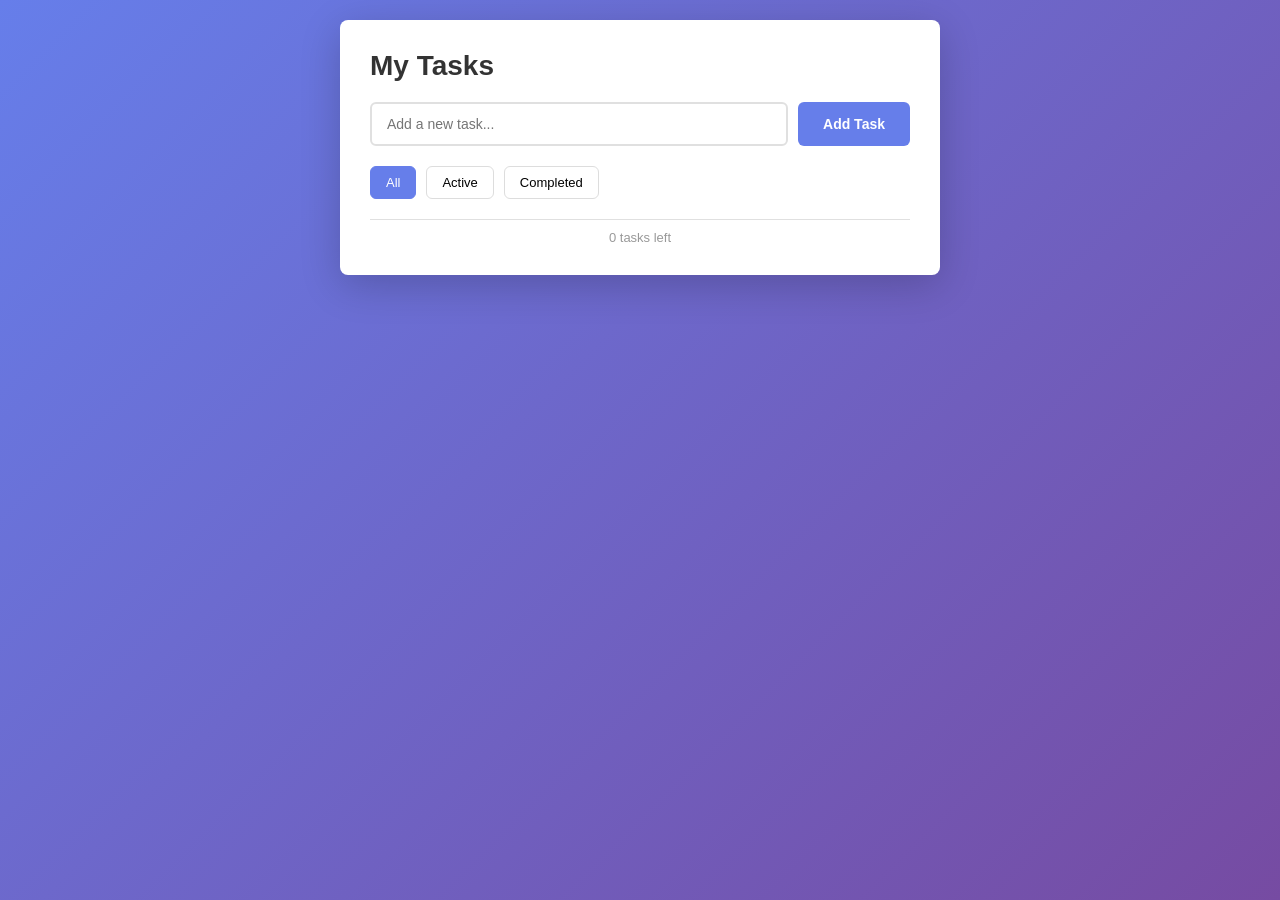
<file: DAY_1/Q1/index.html>
<!DOCTYPE html>
<html lang="en">
<head>
    <meta charset="UTF-8">
    <meta name="viewport" content="width=device-width, initial-scale=1.0">
    <title>Todo App</title>
    <link rel="stylesheet" href="style.css">
</head>
<body>
    <div class="container">
        <div class="todo-app">
            <h1>My Tasks</h1>
            
            <div class="input-section">
                <input 
                    type="text" 
                    id="taskInput" 
                    class="task-input" 
                    placeholder="Add a new task..."
                    autocomplete="off"
                >
                <button id="addBtn" class="add-btn">Add Task</button>
            </div>

            <div class="filter-buttons">
                <button class="filter-btn active" data-filter="all">All</button>
                <button class="filter-btn" data-filter="active">Active</button>
                <button class="filter-btn" data-filter="completed">Completed</button>
            </div>

            <ul id="taskList" class="task-list">
            </ul>

            <div class="task-counter">
                <span id="taskCount">0</span> tasks left
            </div>
        </div>
    </div>

    <script src="script.js"></script>
</body>
</html>
</file>
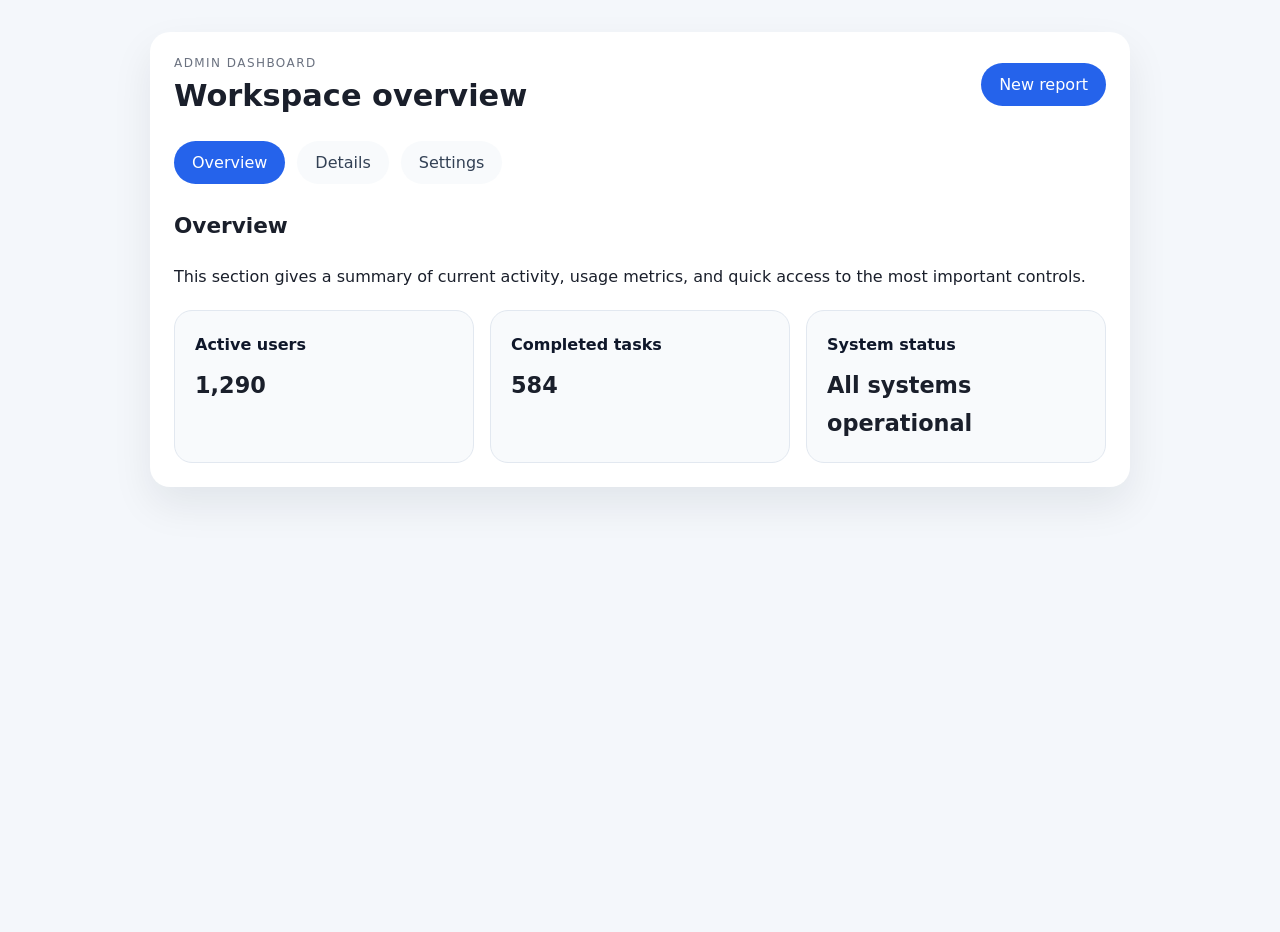
<file: DAY_2/Q1/index.html>
<!DOCTYPE html>
<html lang="en">
<head>
    <meta charset="UTF-8" />
    <meta name="viewport" content="width=device-width, initial-scale=1.0" />
    <title>Dashboard Tabs</title>
    <link rel="stylesheet" href="style.css" />
</head>
<body>
    <div class="dashboard-shell">
        <header class="dashboard-header">
            <div>
                <p class="eyebrow">Admin Dashboard</p>
                <h1>Workspace overview</h1>
            </div>
            <button class="action-btn">New report</button>
        </header>

        <nav class="tab-list" role="tablist" aria-label="Dashboard sections">
            <button class="tab active" role="tab" aria-selected="true" data-target="overview">Overview</button>
            <button class="tab" role="tab" aria-selected="false" data-target="details">Details</button>
            <button class="tab" role="tab" aria-selected="false" data-target="settings">Settings</button>
        </nav>

        <section class="tab-content">
            <article class="panel active" id="overview" role="tabpanel">
                <h2>Overview</h2>
                <p>This section gives a summary of current activity, usage metrics, and quick access to the most important controls.</p>
                <div class="card-grid">
                    <div class="card">
                        <h3>Active users</h3>
                        <p>1,290</p>
                    </div>
                    <div class="card">
                        <h3>Completed tasks</h3>
                        <p>584</p>
                    </div>
                    <div class="card">
                        <h3>System status</h3>
                        <p>All systems operational</p>
                    </div>
                </div>
            </article>

            <article class="panel" id="details" role="tabpanel" hidden>
                <h2>Details</h2>
                <p>Inspect the latest changes, logs, and performance details to keep everything running smoothly.</p>
                <ul class="detail-list">
                    <li><strong>Last update:</strong> 12 minutes ago</li>
                    <li><strong>Open issues:</strong> 8</li>
                    <li><strong>Data sync:</strong> 99.7% success rate</li>
                </ul>
            </article>

            <article class="panel" id="settings" role="tabpanel" hidden>
                <h2>Settings</h2>
                <p>Adjust preferences, manage accounts, and configure how the dashboard behaves.</p>
                <div class="setting-row">
                    <span>Notifications</span>
                    <button class="small-btn">Manage</button>
                </div>
                <div class="setting-row">
                    <span>Privacy</span>
                    <button class="small-btn">Review</button>
                </div>
            </article>
        </section>
    </div>

    <script src="script.js"></script>
</body>
</html>
</file>
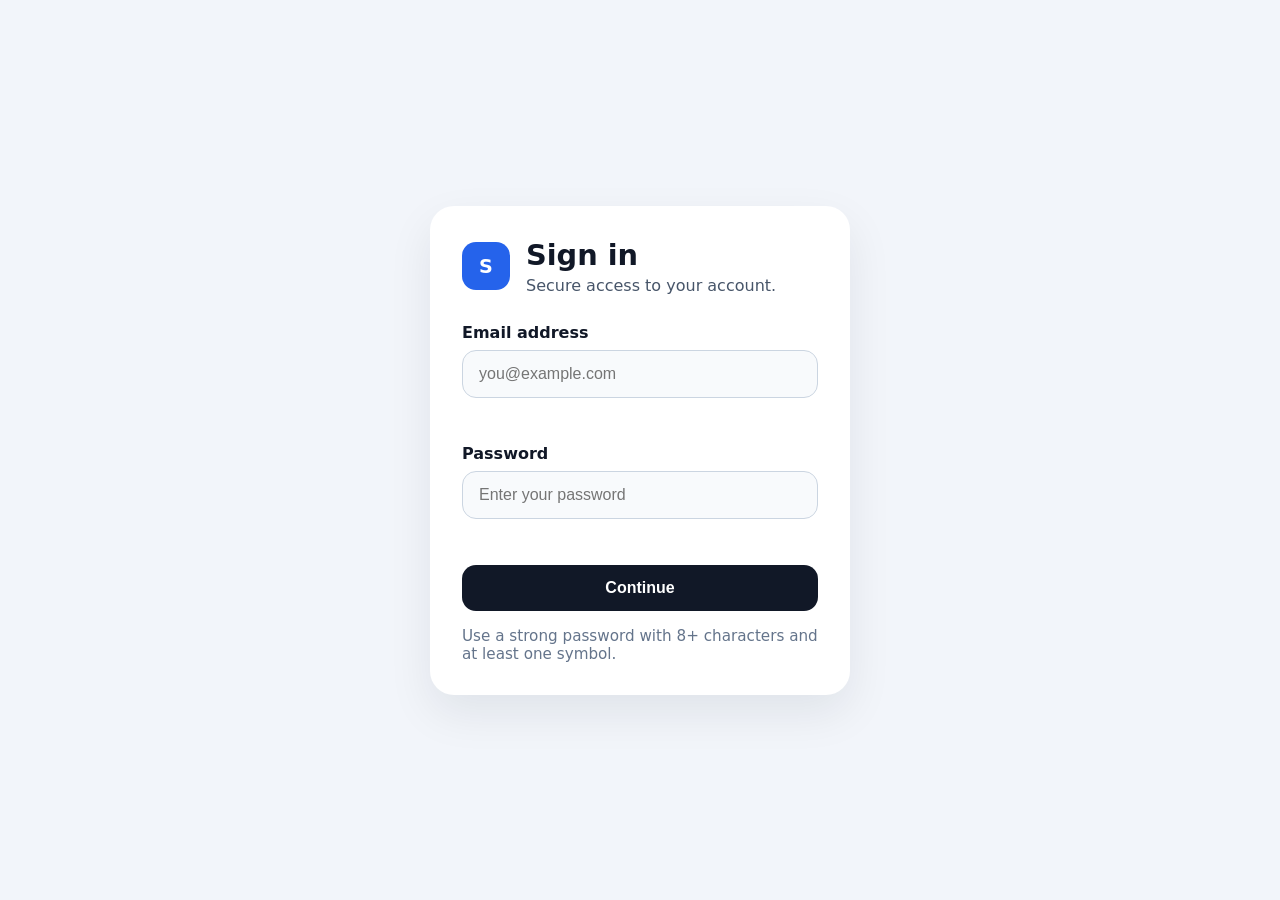
<file: DAY_3/Q1/index.html>
<!DOCTYPE html>
<html lang="en">
<head>
    <meta charset="UTF-8" />
    <meta name="viewport" content="width=device-width, initial-scale=1.0" />
    <title>Login Validation</title>
    <link rel="stylesheet" href="style.css" />
</head>
<body>
    <main class="page-shell">
        <section class="login-card">
            <div class="brand">
                <span class="brand-mark">S</span>
                <div>
                    <h1>Sign in</h1>
                    <p>Secure access to your account.</p>
                </div>
            </div>

            <form id="loginForm" novalidate>
                <div class="field-group">
                    <label for="email">Email address</label>
                    <input type="email" id="email" name="email" placeholder="you@example.com" required />
                    <p class="error-message" id="emailError"></p>
                </div>

                <div class="field-group">
                    <label for="password">Password</label>
                    <input type="password" id="password" name="password" placeholder="Enter your password" required />
                    <p class="error-message" id="passwordError"></p>
                </div>

                <button type="submit" class="submit-btn">Continue</button>
                <p class="form-note">Use a strong password with 8+ characters and at least one symbol.</p>
            </form>
        </section>
    </main>

    <script src="script.js"></script>
</body>
</html>
</file>
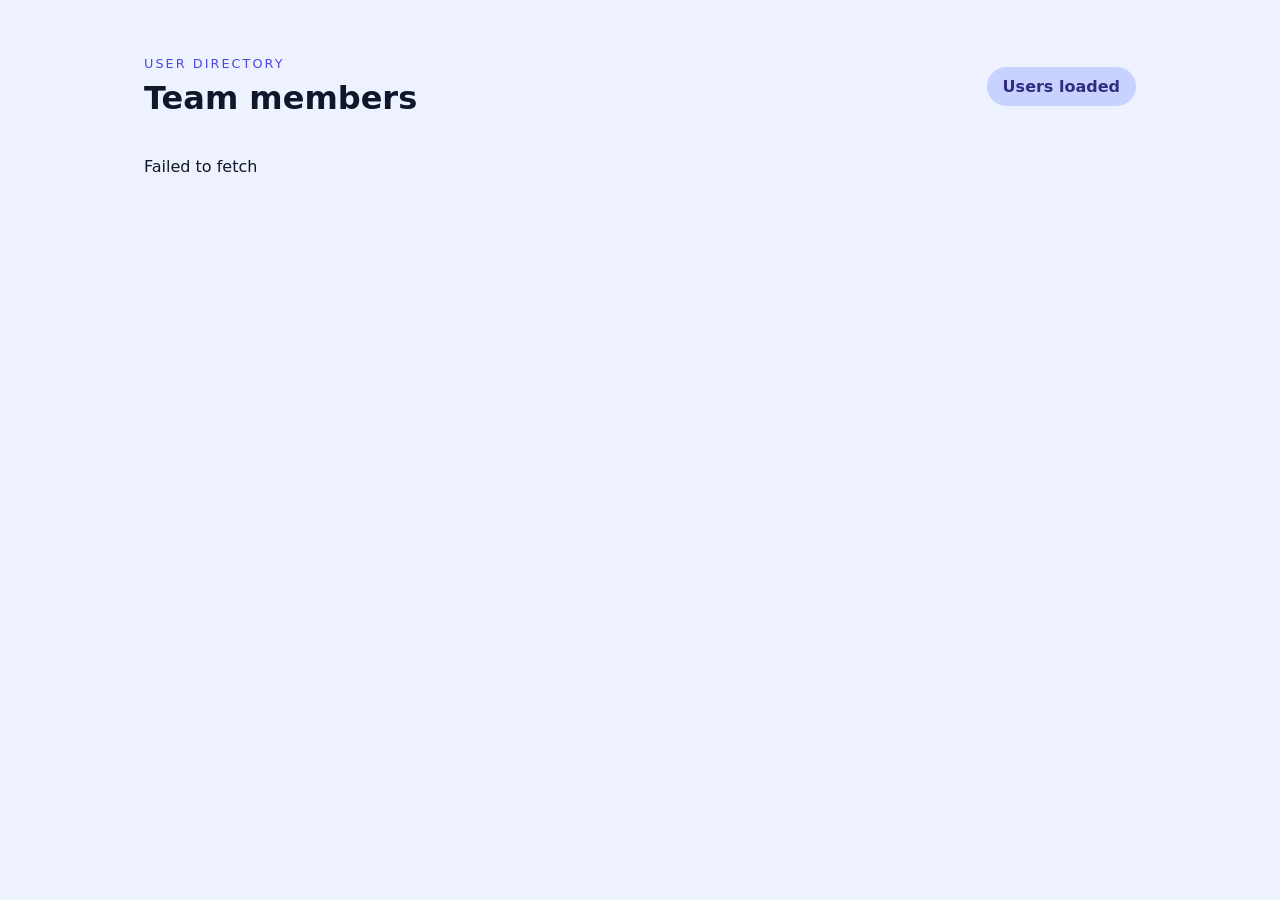
<file: DAY_4/Q1/index.html>
<!DOCTYPE html>
<html lang="en">
<head>
    <meta charset="UTF-8" />
    <meta name="viewport" content="width=device-width, initial-scale=1.0" />
    <title>User Directory</title>
    <link rel="stylesheet" href="style.css" />
</head>
<body>
    <main class="directory-shell">
        <header class="directory-header">
            <div>
                <p class="eyebrow">User directory</p>
                <h1>Team members</h1>
            </div>
            <span class="status-pill" id="statusText">Loading...</span>
        </header>

        <div class="loader" id="loader">
            <div class="spinner"></div>
            <p>Fetching users</p>
        </div>

        <section class="cards-grid" id="userCards" aria-live="polite"></section>
    </main>

    <script src="script.js"></script>
</body>
</html>
</file>
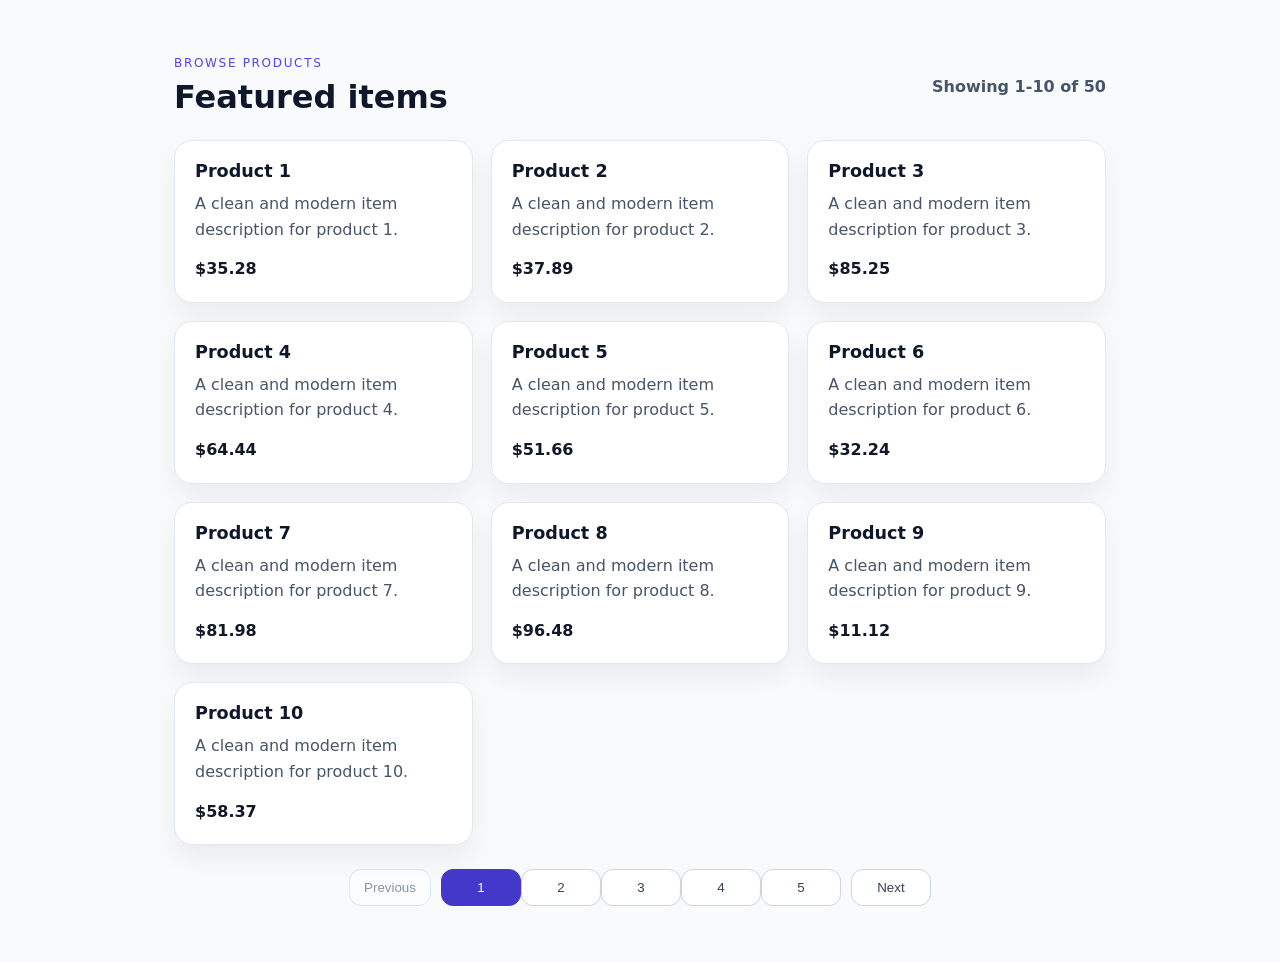
<file: DAY_5/Q1/index.html>
<!DOCTYPE html>
<html lang="en">
<head>
    <meta charset="UTF-8" />
    <meta name="viewport" content="width=device-width, initial-scale=1.0" />
    <title>Paginated Product List</title>
    <link rel="stylesheet" href="style.css" />
</head>
<body>
    <main class="pager-shell">
        <header class="pager-header">
            <div>
                <p class="eyebrow">Browse products</p>
                <h1>Featured items</h1>
            </div>
            <p class="summary" id="summaryText">Showing 1-10 of 50</p>
        </header>

        <section class="item-grid" id="itemGrid" aria-live="polite"></section>

        <nav class="pagination" aria-label="Pagination">
            <button class="page-btn" id="prevButton" type="button">Previous</button>
            <div class="page-numbers" id="pageNumbers"></div>
            <button class="page-btn" id="nextButton" type="button">Next</button>
        </nav>
    </main>

    <script src="script.js"></script>
</body>
</html>
</file>
<file: DAY_1/Q1/style.css>
* {
    margin: 0;
    padding: 0;
    box-sizing: border-box;
}

body {
    font-family: -apple-system, BlinkMacSystemFont, 'Segoe UI', Roboto, Oxygen, Ubuntu, Cantarell, sans-serif;
    background: linear-gradient(135deg, #667eea 0%, #764ba2 100%);
    min-height: 100vh;
    padding: 20px;
}

.container {
    max-width: 600px;
    margin: 0 auto;
}

.todo-app {
    background: white;
    border-radius: 8px;
    box-shadow: 0 10px 40px rgba(0, 0, 0, 0.2);
    padding: 30px;
}

h1 {
    color: #333;
    margin-bottom: 20px;
    font-size: 28px;
}

.input-section {
    display: flex;
    gap: 10px;
    margin-bottom: 20px;
}

.task-input {
    flex: 1;
    padding: 12px 15px;
    border: 2px solid #e0e0e0;
    border-radius: 6px;
    font-size: 14px;
    transition: border-color 0.3s;
}

.task-input:focus {
    outline: none;
    border-color: #667eea;
}

.add-btn {
    padding: 12px 25px;
    background: #667eea;
    color: white;
    border: none;
    border-radius: 6px;
    font-size: 14px;
    cursor: pointer;
    font-weight: 600;
    transition: background 0.3s;
}

.add-btn:hover {
    background: #5568d3;
}

.filter-buttons {
    display: flex;
    gap: 10px;
    margin-bottom: 20px;
}

.filter-btn {
    padding: 8px 15px;
    border: 1px solid #ddd;
    background: white;
    border-radius: 6px;
    cursor: pointer;
    font-size: 13px;
    transition: all 0.3s;
}

.filter-btn:hover {
    background: #f5f5f5;
}

.filter-btn.active {
    background: #667eea;
    color: white;
    border-color: #667eea;
}

.task-list {
    list-style: none;
    margin-bottom: 20px;
}

.task-item {
    display: flex;
    align-items: center;
    padding: 12px 15px;
    background: #f9f9f9;
    border-radius: 6px;
    margin-bottom: 8px;
    transition: all 0.3s;
}

.task-item:hover {
    background: #f0f0f0;
}

.task-item.completed {
    opacity: 0.6;
}

.task-item.completed .task-text {
    text-decoration: line-through;
    color: #999;
}

.checkbox {
    width: 20px;
    height: 20px;
    margin-right: 12px;
    cursor: pointer;
}

.task-text {
    flex: 1;
    font-size: 14px;
    color: #333;
    word-break: break-word;
}

.task-text.editing {
    display: none;
}

.task-input-edit {
    flex: 1;
    padding: 8px 10px;
    border: 1px solid #667eea;
    border-radius: 4px;
    font-size: 14px;
    display: none;
}

.task-item.editing .task-input-edit {
    display: block;
}

.task-item.editing .task-text {
    display: none;
}

.task-actions {
    display: flex;
    gap: 8px;
    margin-left: 10px;
}

.edit-btn,
.delete-btn,
.save-btn {
    padding: 6px 10px;
    border: none;
    border-radius: 4px;
    cursor: pointer;
    font-size: 12px;
    transition: all 0.3s;
}

.edit-btn {
    background: #4CAF50;
    color: white;
}

.edit-btn:hover {
    background: #45a049;
}

.delete-btn {
    background: #f44336;
    color: white;
}

.delete-btn:hover {
    background: #da190b;
}

.save-btn {
    background: #2196F3;
    color: white;
}

.save-btn:hover {
    background: #0b7dda;
}

.task-item.editing .delete-btn {
    display: none;
}

.task-item.editing .edit-btn {
    display: none;
}

.task-item.editing .save-btn {
    display: block;
}

.save-btn {
    display: none;
}

.task-counter {
    text-align: center;
    color: #999;
    font-size: 13px;
    padding-top: 10px;
    border-top: 1px solid #e0e0e0;
}

@media (max-width: 500px) {
    .todo-app {
        padding: 20px;
    }

    h1 {
        font-size: 24px;
    }

    .input-section {
        flex-direction: column;
    }

    .filter-buttons {
        justify-content: center;
    }
}
</file>
<file: DAY_2/Q1/style.css>
:root {
    color-scheme: normal;
    font-family: Inter, system-ui, -apple-system, BlinkMacSystemFont, "Segoe UI", sans-serif;
    background: #f4f7fb;
    color: #1a1f2b;
}

* {
    box-sizing: border-box;
}

body {
    margin: 0;
    min-height: 100vh;
}

.dashboard-shell {
    max-width: 980px;
    margin: 32px auto;
    padding: 24px;
    background: #ffffff;
    border-radius: 20px;
    box-shadow: 0 18px 40px rgba(16, 24, 40, 0.08);
}

.dashboard-header {
    display: flex;
    justify-content: space-between;
    align-items: center;
    gap: 20px;
    margin-bottom: 28px;
}

.eyebrow {
    margin: 0 0 8px;
    color: #6b7280;
    text-transform: uppercase;
    letter-spacing: 0.12em;
    font-size: 0.75rem;
}

.dashboard-header h1 {
    margin: 0;
    font-size: 1.9rem;
}

.action-btn,
.small-btn,
.tab {
    border: none;
    cursor: pointer;
    font: inherit;
}

.action-btn {
    padding: 12px 18px;
    color: #ffffff;
    background: #2563eb;
    border-radius: 999px;
}

.tab-list {
    display: flex;
    gap: 12px;
    flex-wrap: wrap;
    margin-bottom: 24px;
}

.tab {
    padding: 12px 18px;
    background: #f8fafc;
    color: #334155;
    border-radius: 999px;
    transition: background 0.2s ease, color 0.2s ease;
}

.tab.active {
    background: #2563eb;
    color: #ffffff;
}

.tab:hover {
    background: #e2e8f0;
}

.tab-content h2 {
    margin-top: 0;
    font-size: 1.35rem;
}

.panel {
    line-height: 1.7;
}

.card-grid {
    display: grid;
    gap: 16px;
    grid-template-columns: repeat(auto-fit, minmax(200px, 1fr));
    margin-top: 20px;
}

.card {
    padding: 20px;
    border-radius: 18px;
    background: #f8fafc;
    border: 1px solid #e2e8f0;
}

.card h3 {
    margin: 0 0 8px;
    font-size: 1rem;
    color: #0f172a;
}

.card p {
    margin: 0;
    font-size: 1.4rem;
    font-weight: 700;
}

.detail-list {
    margin: 20px 0 0;
    padding: 0;
    list-style: none;
    display: grid;
    gap: 14px;
}

.detail-list li {
    padding: 16px;
    border-radius: 16px;
    background: #f8fafc;
    border: 1px solid #e2e8f0;
}

.setting-row {
    display: flex;
    justify-content: space-between;
    align-items: center;
    gap: 10px;
    margin-top: 16px;
    padding: 16px;
    border-radius: 16px;
    border: 1px solid #e2e8f0;
    background: #f8fafc;
}

.small-btn {
    padding: 10px 14px;
    border-radius: 999px;
    background: #e2e8f0;
    color: #334155;
}

@media (max-width: 640px) {
    .dashboard-header {
        flex-direction: column;
        align-items: stretch;
    }

    .tab-list {
        justify-content: stretch;
    }

    .tab {
        flex: 1;
        text-align: center;
    }
}
</file>
<file: DAY_3/Q1/style.css>
:root {
    font-family: Inter, system-ui, -apple-system, BlinkMacSystemFont, "Segoe UI", sans-serif;
    background: #f2f5fa;
    color: #111827;
}

* {
    box-sizing: border-box;
}

body {
    margin: 0;
    min-height: 100vh;
}

.page-shell {
    display: grid;
    place-items: center;
    min-height: 100vh;
    padding: 20px;
}

.login-card {
    width: min(420px, 100%);
    background: #ffffff;
    border-radius: 24px;
    padding: 32px;
    box-shadow: 0 18px 45px rgba(15, 23, 42, 0.08);
}

.brand {
    display: flex;
    align-items: center;
    gap: 16px;
    margin-bottom: 28px;
}

.brand-mark {
    width: 48px;
    height: 48px;
    display: grid;
    place-items: center;
    border-radius: 14px;
    background: #2563eb;
    color: #ffffff;
    font-weight: 700;
    font-size: 1.2rem;
}

.brand h1 {
    margin: 0;
    font-size: 1.8rem;
}

.brand p {
    margin: 4px 0 0;
    color: #475569;
}

.field-group {
    margin-bottom: 20px;
}

label {
    display: block;
    margin-bottom: 8px;
    font-weight: 600;
}

input {
    width: 100%;
    padding: 14px 16px;
    border: 1px solid #cbd5e1;
    border-radius: 14px;
    font-size: 1rem;
    background: #f8fafc;
}

input:focus {
    outline: none;
    border-color: #2563eb;
    box-shadow: 0 0 0 4px rgba(37, 99, 235, 0.12);
}

.error-message {
    margin: 8px 0 0;
    color: #dc2626;
    font-size: 0.95rem;
    min-height: 18px;
}

input.invalid {
    border-color: #dc2626;
    background: #fff1f2;
}

.submit-btn {
    width: 100%;
    padding: 14px 16px;
    border-radius: 14px;
    border: none;
    background: #111827;
    color: #ffffff;
    font-size: 1rem;
    font-weight: 600;
    cursor: pointer;
}

.submit-btn:hover {
    background: #0f172a;
}

.form-note {
    margin: 16px 0 0;
    color: #64748b;
    font-size: 0.95rem;
}
</file>
<file: DAY_4/Q1/style.css>
:root {
    font-family: Inter, system-ui, -apple-system, BlinkMacSystemFont, "Segoe UI", sans-serif;
    background: #eef2ff;
    color: #0f172a;
}

* {
    box-sizing: border-box;
}

body {
    margin: 0;
}

.directory-shell {
    max-width: 1040px;
    margin: 32px auto;
    padding: 24px;
}

.directory-header {
    display: flex;
    justify-content: space-between;
    gap: 16px;
    align-items: center;
    margin-bottom: 24px;
}

.eyebrow {
    margin: 0 0 8px;
    font-size: 0.8rem;
    letter-spacing: 0.16em;
    text-transform: uppercase;
    color: #4f46e5;
}

.directory-header h1 {
    margin: 0;
    font-size: 2rem;
}

.status-pill {
    display: inline-flex;
    align-items: center;
    padding: 10px 16px;
    border-radius: 999px;
    background: #c7d2fe;
    color: #312e81;
    font-weight: 600;
}

.loader {
    display: flex;
    align-items: center;
    gap: 14px;
    padding: 18px 0;
}

.spinner {
    width: 22px;
    height: 22px;
    border: 3px solid rgba(79, 70, 229, 0.2);
    border-left-color: #4338ca;
    border-radius: 50%;
    animation: spin 0.8s linear infinite;
}

@keyframes spin {
    to {
        transform: rotate(360deg);
    }
}

.cards-grid {
    display: grid;
    gap: 18px;
    grid-template-columns: repeat(auto-fit, minmax(240px, 1fr));
}

.user-card {
    padding: 22px;
    border-radius: 20px;
    background: #ffffff;
    border: 1px solid #e2e8f0;
    box-shadow: 0 14px 30px rgba(15, 23, 42, 0.05);
}

.user-card h2 {
    margin: 0 0 6px;
    font-size: 1.15rem;
}

.user-card p {
    margin: 8px 0 0;
    color: #475569;
    line-height: 1.6;
}

.user-card .meta {
    margin-top: 16px;
    display: flex;
    flex-wrap: wrap;
    gap: 10px;
    color: #64748b;
    font-size: 0.95rem;
}
</file>
<file: DAY_5/Q1/style.css>
:root {
    font-family: Inter, system-ui, -apple-system, BlinkMacSystemFont, "Segoe UI", sans-serif;
    background: #f8fafc;
    color: #0f172a;
}

* {
    box-sizing: border-box;
}

body {
    margin: 0;
}

.pager-shell {
    max-width: 980px;
    margin: 32px auto;
    padding: 24px;
}

.pager-header {
    display: flex;
    justify-content: space-between;
    align-items: center;
    gap: 16px;
    margin-bottom: 24px;
}

.eyebrow {
    margin: 0 0 8px;
    font-size: 0.75rem;
    letter-spacing: 0.14em;
    color: #4f46e5;
    text-transform: uppercase;
}

.pager-header h1 {
    margin: 0;
    font-size: 2rem;
}

.summary {
    margin: 0;
    color: #475569;
    font-weight: 600;
}

.item-grid {
    display: grid;
    grid-template-columns: repeat(auto-fit, minmax(220px, 1fr));
    gap: 18px;
    margin-bottom: 24px;
}

.item-card {
    padding: 20px;
    border-radius: 18px;
    background: #ffffff;
    border: 1px solid #e2e8f0;
    box-shadow: 0 14px 28px rgba(15, 23, 42, 0.06);
}

.item-card h2 {
    margin: 0 0 10px;
    font-size: 1.1rem;
}

.item-card p {
    margin: 0;
    color: #475569;
    line-height: 1.6;
}

.item-card .price {
    margin-top: 14px;
    font-weight: 700;
    color: #111827;
}

.pagination {
    display: flex;
    justify-content: center;
    align-items: center;
    gap: 10px;
    flex-wrap: wrap;
}

.page-btn,
.page-number {
    border: 1px solid #cbd5e1;
    background: #ffffff;
    color: #334155;
    padding: 10px 14px;
    border-radius: 12px;
    cursor: pointer;
    min-width: 80px;
}

.page-btn:hover,
.page-number:hover {
    background: #eef2ff;
}

.page-number.active {
    border-color: #4338ca;
    background: #4338ca;
    color: #ffffff;
}

.page-btn:disabled {
    opacity: 0.55;
    cursor: not-allowed;
}
</file>
